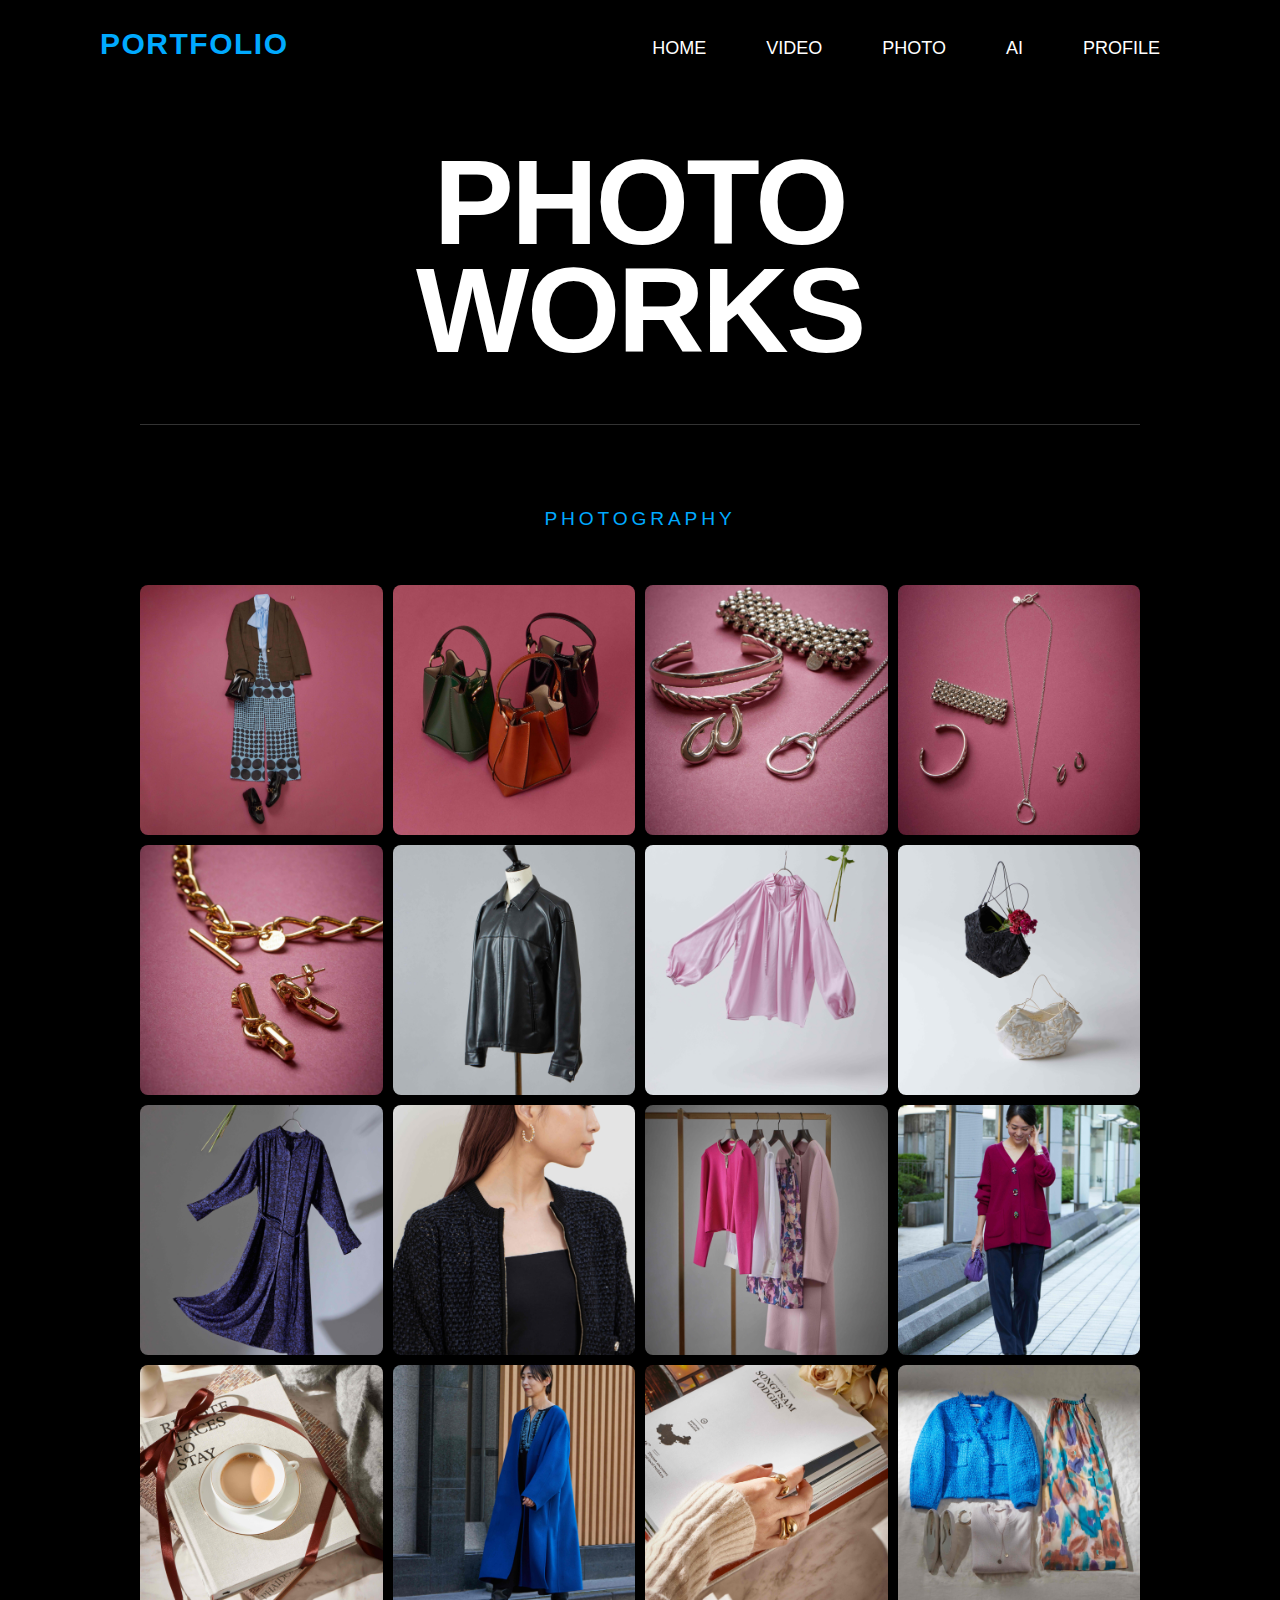
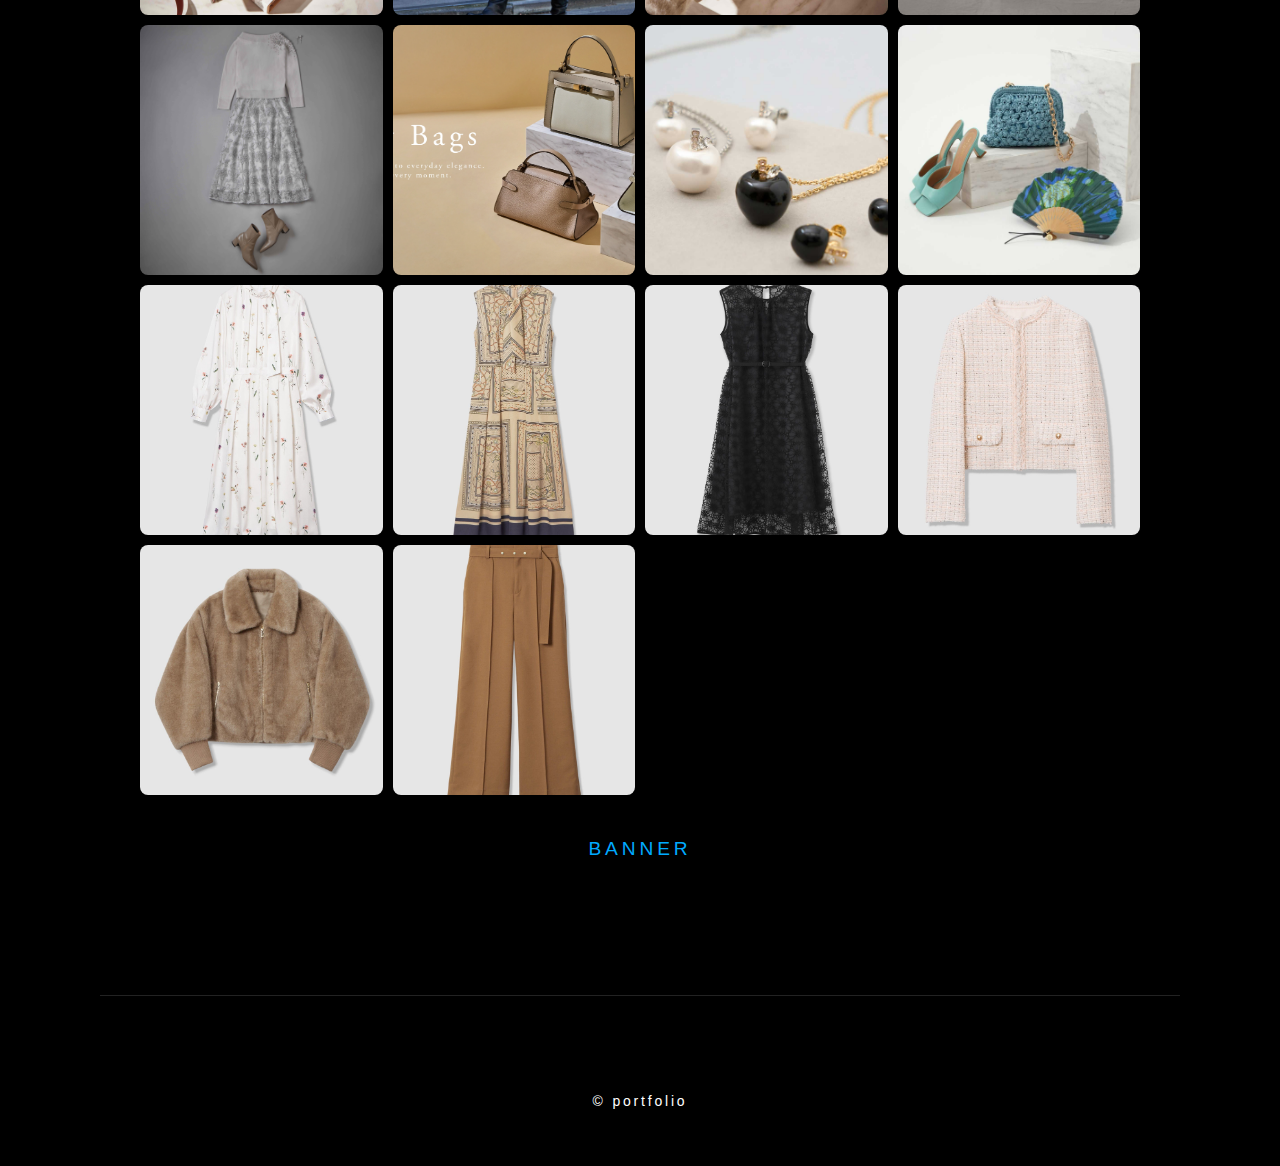
<file: photo.html>
<!DOCTYPE html>
<html lang="ja">
<head>
    <meta charset="UTF-8">
    <meta name="viewport" content="width=device-width, initial-scale=1.0">
    <link rel="stylesheet" href="styles.css">
    <title>PHOTOGRAPHY　WORKS</title>
</head>
<body>

    <header>
        <div class="logo">
            <h1>PORTFOLIO</h1>
        </div>
        <nav class="nav">
            <input type="checkbox" id="menu-toggle" class="menu-toggle">
            <label for="menu-toggle" class="hamburger">
                <span class="bar"></span>
                <span class="bar"></span>
                <span class="bar"></span>
            </label>
            <ul class="nav-list">
                <li><a href="index.html">HOME</a></li>
                <li><a href="motion.html">VIDEO</a></li>
                <li><a href="photo.html">PHOTO</a></li>
                <li><a href="ai.html">AI</a></li>
                <li><a href="skill.html">PROFILE</a></li>
            </ul>
        </nav>
    </header>

    <main class="profile-container">
        
        <div class="profile-name">
            <h3>PHOTO<br>WORKS</h3>
        </div>

        <section class="skill">
            <p class="section-title-label">Photography</p>
            
            <div class="custom-image-grid">
                <img src="images/photo1.jpg" alt="Photo 1">
                <img src="images/photo2.jpg" alt="Photo 2">
                <img src="images/photo3.jpg" alt="Photo 3">
                <img src="images/photo4.jpg" alt="Photo 4">
                <img src="images/photo5.jpg" alt="Photo 5">
                <img src="images/photo6.jpg" alt="Photo 6">
                <img src="images/photo7.jpg" alt="Photo 7">
                <img src="images/photo8.jpg" alt="Photo 8">
                <img src="images/photo9.jpg" alt="Photo 9">
                <img src="images/photo10.jpg" alt="Photo 10">
                <img src="images/photo11.jpg" alt="Photo 11">
                <img src="images/photo12.jpg" alt="Photo 12">
                <img src="images/photo13.jpg" alt="Photo 13">
                <img src="images/photo14.jpg" alt="Photo 14">
                <img src="images/photo16.jpg" alt="Photo 16">
                <img src="images/photo17.jpg" alt="Photo 17">
                <img src="images/photo18.jpg" alt="Photo 18">
                <img src="images/photo28.jpg" alt="Photo 28">
                <img src="images/photo29.jpg" alt="Photo 29">
                <img src="images/photo30.jpg" alt="Photo 30">
                <img src="images/photo31.jpg" alt="Photo 31">
                <img src="images/photo32.jpg" alt="Photo 32">
                <img src="images/photo33.jpg" alt="Photo 33">
                <img src="images/photo34.jpg" alt="Photo 34">
                <img src="images/photo35.jpg" alt="Photo 35">
                <img src="images/photo36.jpg" alt="Photo 36">
            </div>
 <p class="section-title-label">Banner</p>
        </section>
    </main>

    <footer>
        <p>&copy; portfolio</p>
    </footer>

    </body>
</html>
</file>
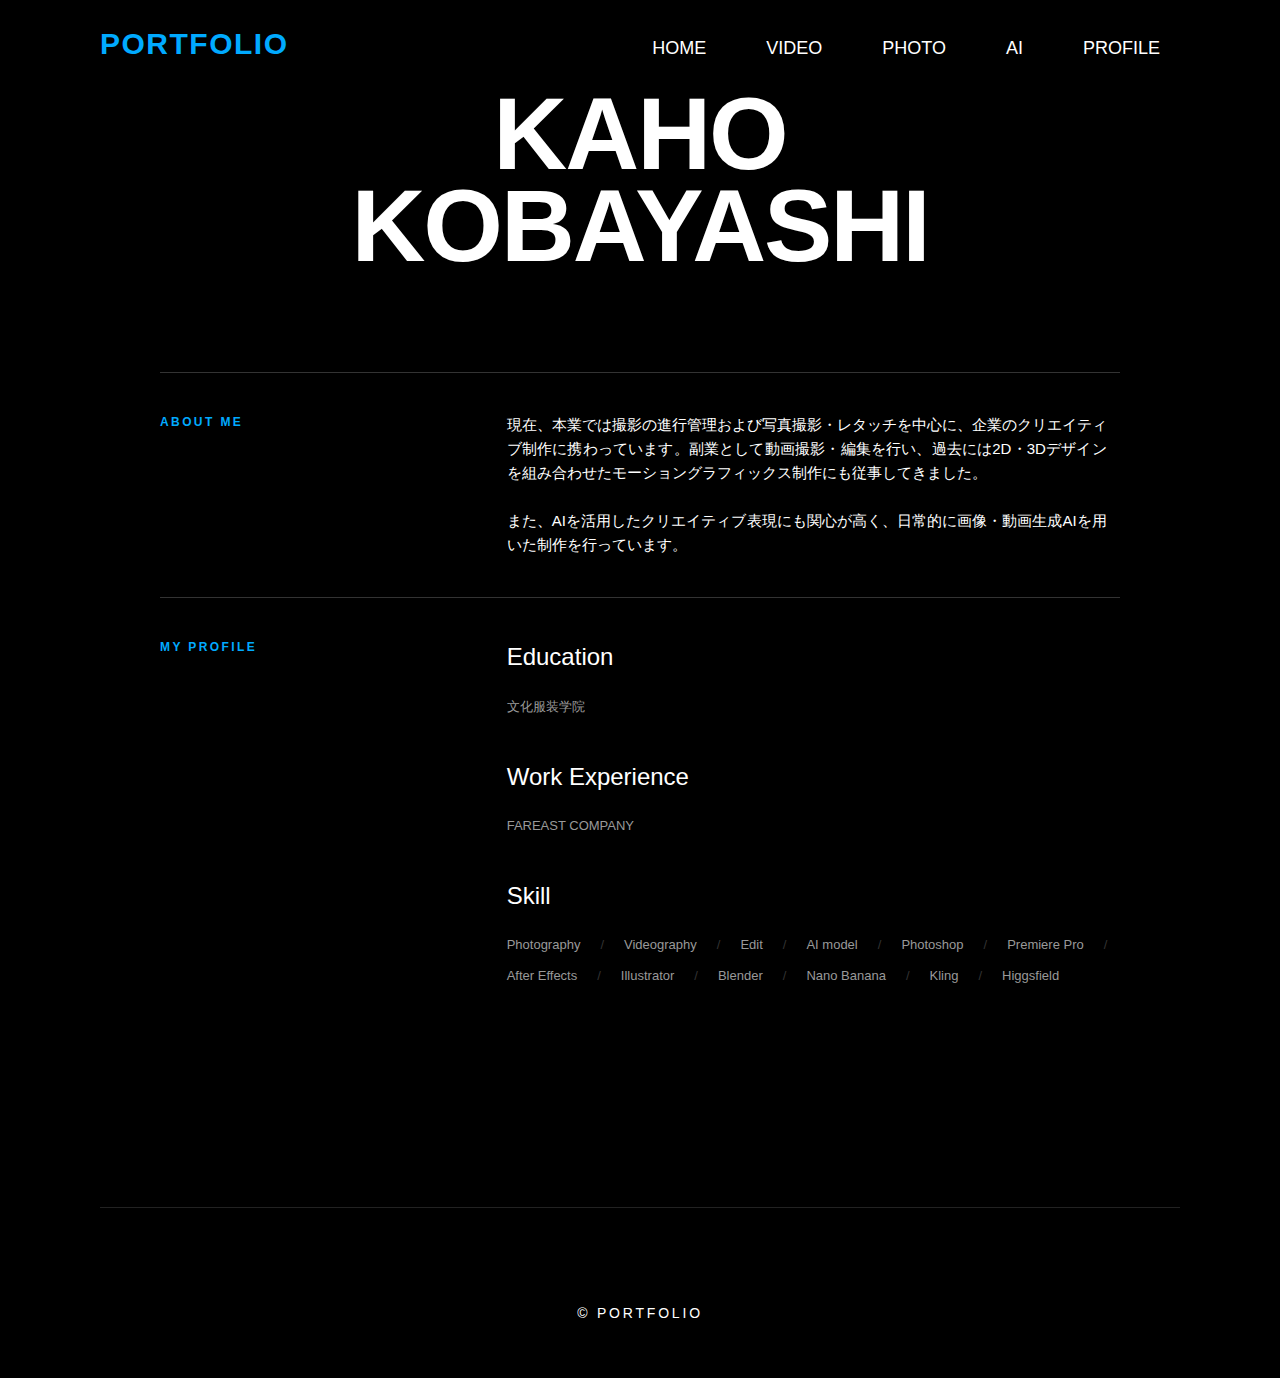
<file: skill.html>
<!DOCTYPE html>
<html lang="ja">
<head>
    <meta charset="UTF-8">
    <meta name="viewport" content="width=device-width, initial-scale=1.0">
    <link rel="stylesheet" href="styles.css"> <title>Portfolio | Kaho Kobayashi</title>
    <style>
        /* =========================================
           プロフィールページ専用の独自レイアウト
           （ここを維持してエディトリアル感を出す）
           ========================================= */
        
        /* メインコンテナ */
        .profile-container {
            max-width: 1200px;
            margin: 0 auto;
            padding: 0 60px 100px;
        }

        /* 巨大な名前 */
        .profile-name {
            margin-bottom: 100px;
            text-align: left; /* ここはあえての左寄せでデザインを強調 */
        }
        .profile-name h3 {
            font-size: clamp(40px, 8vw, 120px);
            margin: 0;
            letter-spacing: -0.02em;
            font-weight: 700;
            line-height: 0.9;
            color: #fff;
        }

        /* 1:2のグリッドレイアウト */
        .profile-section {
            border-top: 1px solid #333;
            display: grid;
            grid-template-columns: 1fr 2fr;
            padding: 40px 0;
            gap: 40px;
        }

        .section-title {
            font-size: 12px;
            letter-spacing: 0.2em;
            color: #00aaff;
            margin: 0;
            text-align: left;
        }

        .about-text {
            font-size: 15px;
            max-width: 600px;
            margin: 0;
            text-align: justify;
            color: #fff;
        }

        .profile-block {
            margin-bottom: 40px;
            text-align: left;
        }
        .profile-block h3 {
            font-size: 24px;
            margin: 0 0 20px 0;
            font-weight: 500;
            color: #fff;
        }

        /* スキルのスラッシュ区切り */
        .skills-list {
            display: flex;
            flex-wrap: wrap;
            gap: 10px 20px;
            justify-content: flex-start; /* 左寄せ */
        }
        .skills-list span {
            font-size: 13px;
            color: #999;
            position: relative;
        }
        .skills-list span:not(:last-child)::after {
            content: "/";
            margin-left: 20px;
            color: #333;
        }

        /* スマホ対応 */
        @media (max-width: 768px) {
            .profile-section { 
                grid-template-columns: 1fr; 
                gap: 20px; 
            }
            .profile-container { padding: 0 20px 60px; }
            .profile-name { margin-bottom: 50px; }
        }
    </style>
</head>
<body>

    <header>
        <div class="logo">
            <h1>PORTFOLIO</h1>
        </div>
        <nav class="nav">
            <input type="checkbox" id="menu-toggle" class="menu-toggle">
            <label for="menu-toggle" class="hamburger">
                <span class="bar"></span>
                <span class="bar"></span>
                <span class="bar"></span>
            </label>
            <ul class="nav-list">
                <li><a href="index.html">HOME</a></li>
                <li><a href="motion.html">VIDEO</a></li>
                <li><a href="photo.html">PHOTO</a></li>
                <li><a href="ai.html">AI</a></li>
                <li><a href="skill.html">PROFILE</a></li>
            </ul>
        </nav>
    </header>

    <main class="profile-container">
        <div class="profile-name">
            <h3>KAHO<br>KOBAYASHI</h3>
        </div>

        <section class="profile-section">
            <h2 class="section-title">ABOUT ME</h2>
            <p class="about-text">
                現在、本業では撮影の進行管理および写真撮影・レタッチを中心に、企業のクリエイティブ制作に携わっています。副業として動画撮影・編集を行い、過去には2D・3Dデザインを組み合わせたモーショングラフィックス制作にも従事してきました。<br><br>
                また、AIを活用したクリエイティブ表現にも関心が高く、日常的に画像・動画生成AIを用いた制作を行っています。
            </p>
        </section>

        <section class="profile-section">
            <h2 class="section-title">MY PROFILE</h2>
            <div>
                <div class="profile-block">
                    <h3>Education</h3>
                    <div class="skills-list"><span>文化服装学院</span></div>
                </div>

                <div class="profile-block">
                    <h3>Work Experience</h3>
                    <div class="skills-list"><span>FAREAST COMPANY</span></div>
                </div>

                <div class="profile-block">
                    <h3>Skill</h3>
                    <div class="skills-list">
                        <span>Photography</span><span>Videography</span><span>Edit</span>
                        <span>AI model</span><span>Photoshop</span><span>Premiere Pro</span>
                        <span>After Effects</span><span>Illustrator</span><span>Blender</span>
                        <span>Nano Banana</span><span>Kling</span><span>Higgsfield</span>
                    </div>
                </div>
            </div>
        </section>
    </main>

    <footer>
        <p>&copy; PORTFOLIO</p>
    </footer>

</body>
</html>
</file>
<file: styles.css>
/* =========================================
   1. 基本設定（全ページ共通・中央揃え）
   ========================================= */
body {
    font-family: "Helvetica Neue", Helvetica, sans-serif;
    font-size: 30px; /* 基本設定を維持 */
    background-color: black;
    color: #ffffff;
    padding: 0;
    margin: 0 100px; /* デスクトップ時の左右余白 */
    line-height: 1.6;
    text-align: center; /* テキストを中央揃えに設定 */
}

/* テキスト要素の基本色 */
section, p, li {
    color: white;
}

a {
    text-decoration: none;
    color: inherit;
    transition: 0.3s ease;
}

/* =========================================
   2. ヘッダー & ナビゲーション（機能維持）
   ========================================= */
header {
    display: flex;
    justify-content: space-between;
    align-items: center;
    background-color: black;
    padding: 20px 0;
}

.logo h1 {
    font-size: 30px;
    color: #00aaff;
    margin: 0;
    letter-spacing: 0.05em;
}

/* デスクトップ用ナビゲーション */
.nav-list {
    display: flex;
    list-style: none;
    margin: 0;
    padding: 0;
    gap: 20px;
}

.nav-list li a {
    color: white;
    padding: 10px 20px;
    font-size: 18px;
}

.nav-list li a:hover {
    background-color: rgba(255, 255, 255, 0.1);
    border-radius: 5px;
}

/* ハンバーガーメニュー設定 */
.menu-toggle {
    display: none;
}

.hamburger {
    display: none;
    flex-direction: column;
    cursor: pointer;
    z-index: 1000;
}

.hamburger .bar {
    width: 25px;
    height: 3px;
    background-color: #00aaff;
    margin: 4px 0;
    transition: all 0.3s ease;
}

/* =========================================
   3. 統一されたセクション構造（中央揃え・デザイン）
   ========================================= */

section {
    border-top: 1px solid #333;
    padding: 60px 0;
    margin: 0 auto;
    background-color: transparent;
    max-width: 1000px; /* 線が広がりすぎないよう中央に寄せる */
}

/* セクションタイトル（中央揃え） */
.section-title, h2, .section-title-label {
    font-size: 1.2rem;
    margin-bottom: 30px;
    text-transform: uppercase;
    display: block;
    color: #00aaff;
    letter-spacing: 0.2em;
    text-align: center;
}

/* 巨大なタイポグラフィ（中央揃え） */
.profile-name h3 {
    font-size: clamp(50px, 10vw, 120px);
    font-weight: bold;
    line-height: 0.9;
    margin: 60px 0;
    letter-spacing: -0.02em;
    text-align: center;
}

/* =========================================
   4. グリッド & 動画（中央揃え・サイズ維持）
   ========================================= */

/* YouTubeサムネイル等のコンテナを中央寄せに */
.video-content, .portfolio-text {
    display: flex;
    flex-direction: column;
    align-items: center;
    gap: 30px;
}

.video-thumbnail {
    width: 100%;
    max-width: 700px; /* 中央で見やすい最大幅 */
    height: auto;
    border-radius: 10px;
    transition: 0.3s;
}

/* A. 縦型動画（Shorts） */
.shorts-grid {
    display: flex;
    gap: 30px;
    flex-wrap: wrap;
    justify-content: center; /* グリッド全体を中央へ */
}

.shorts-item {
    width: 280px;
    aspect-ratio: 9 / 16;
    overflow: hidden;
    border-radius: 12px;
    background: black;
}

.shorts-item img, .shorts-item video {
    width: 100%;
    height: 100%;
    object-fit: cover;
    display: block;
}

/* B. カスタム画像グリッド（250px固定・中央寄せ） */
.custom-image-grid {
    display: grid;
    grid-template-columns: repeat(auto-fill, minmax(200px, 1fr));
    gap: 10px;
    padding: 20px 0;
    justify-content: center;
}

.custom-image-grid img {
    width: 100%;
    height: 250px;
    object-fit: cover;
    border-radius: 8px;
    transition: transform 0.3s ease, opacity 0.3s ease;
}

.custom-image-grid img:hover {
    transform: scale(1.05);
    opacity: 0.8;
}

/* C. YouTubeビデオグリッド */
.custom-video-grid {
    display: grid;
    grid-template-columns: repeat(auto-fill, minmax(300px, 1fr));
    gap: 20px;
    justify-content: center;
}

.custom-video-grid iframe {
    width: 100%;
    aspect-ratio: 16 / 9;
    border-radius: 8px;
}

/* =========================================
   5. スキルタグ & アニメーション（中央寄せ）
   ========================================= */
.skills {
    display: flex;
    flex-wrap: wrap;
    gap: 10px;
    justify-content: center; /* スキルタグも中央寄せ */
}

.skills span {
    background-color: rgba(255, 255, 255, 0.1);
    border: 1px solid #00aaff;
    padding: 5px 15px;
    border-radius: 5px;
    font-size: 20px;
}

/* =========================================
   6. ポップアップ（モーダル機能）
   ========================================= */
.modal {
    display: none;
    position: fixed;
    top: 0; left: 0;
    width: 100%; height: 100%;
    background: rgba(0, 0, 0, 0.95);
    z-index: 2000;
    justify-content: center;
    align-items: center;
}

.modal-container {
    display: flex;
    background: #111;
    width: 90%;
    max-width: 1100px;
    height: 80vh;
    border-radius: 15px;
    overflow: hidden;
}

.modal-info {
    width: 350px;
    padding: 40px;
    border-left: 1px solid #333;
    background: #050505;
    overflow-y: auto;
    text-align: left; /* モーダル内の文字は読みやすさのため左寄せ */
}

/* =========================================
   7. フッター（中央揃え）
   ========================================= */
footer {
    text-align: center;
    padding: 80px 0 40px;
    margin-top: 40px;
    color: #555;
    font-size: 14px;
    letter-spacing: 0.2em;
    border-top: 1px solid #222;
}

/* =========================================
   8. レスポンシブ（スマホ対応：機能維持）
   ========================================= */
@media (max-width: 1024px) {
    body {
        margin: 0 40px;
    }
}

@media (max-width: 768px) {
    body {
        font-size: 20px;
        margin: 0;
        padding: 20px;
    }

    p { font-size: 18px; }

    .hamburger {
        display: flex;
    }

    .nav-list {
        display: none;
        flex-direction: column;
        position: fixed;
        top: 0; left: 0;
        width: 100%; height: 100%;
        background-color: rgba(0, 0, 0, 0.98);
        justify-content: center;
        align-items: center;
        z-index: 900;
    }

    .menu-toggle:checked ~ .nav-list {
        display: flex;
    }

    .menu-toggle:checked + .hamburger .bar:nth-child(1) { transform: rotate(45deg) translate(5px, 5px); }
    .menu-toggle:checked + .hamburger .bar:nth-child(2) { opacity: 0; }
    .menu-toggle:checked + .hamburger .bar:nth-child(3) { transform: rotate(-45deg) translate(5px, -5px); }

    .nav-list li a {
        font-size: 30px;
    }

    .custom-image-grid {
        grid-template-columns: repeat(2, 1fr);
        gap: 5px;
    }
    
    .custom-image-grid img {
        height: 180px;
    }

    .custom-video-grid {
        grid-template-columns: 1fr;
    }

    .profile-name h3 {
        font-size: 45px;
        margin: 40px 0;
    }

    .modal-container {
        flex-direction: column;
        height: 90vh;
    }
    .modal-info {
        width: auto;
        border-left: none;
        border-top: 1px solid #333;
    }
}
</file>
